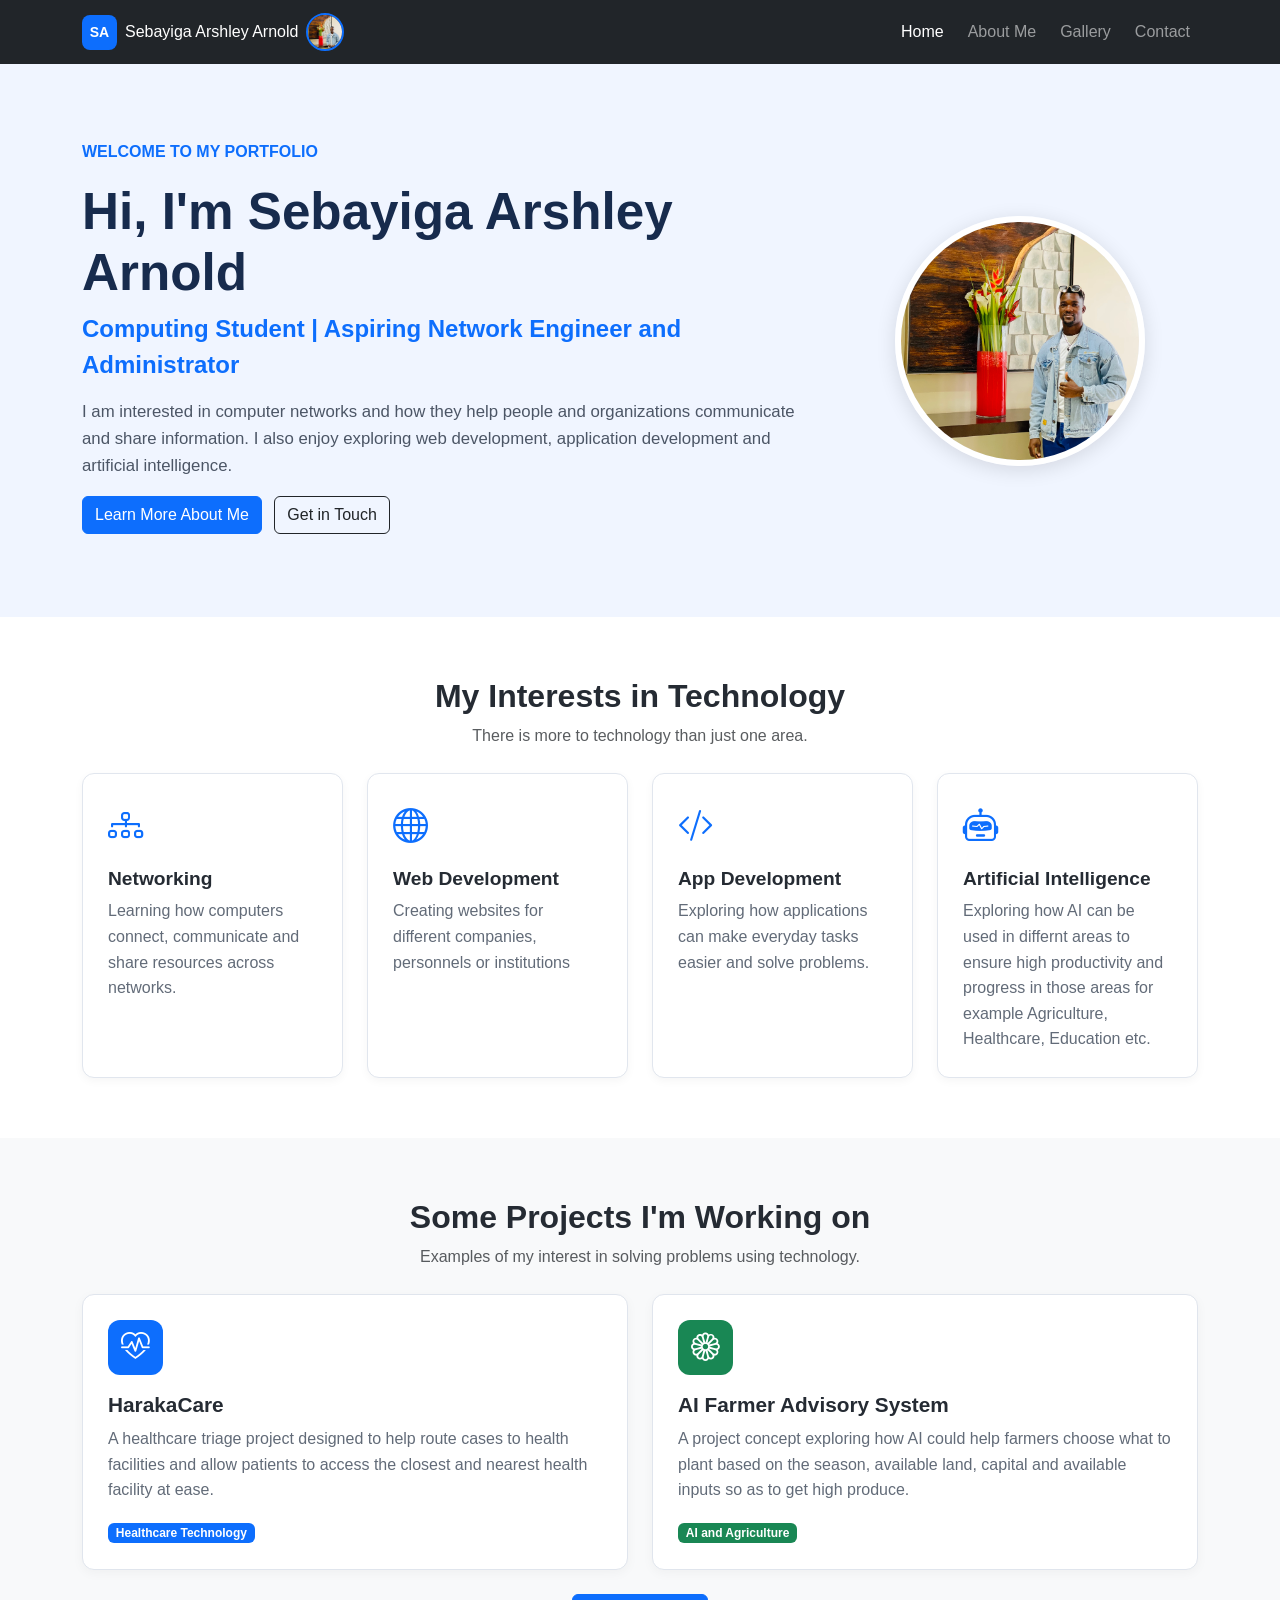
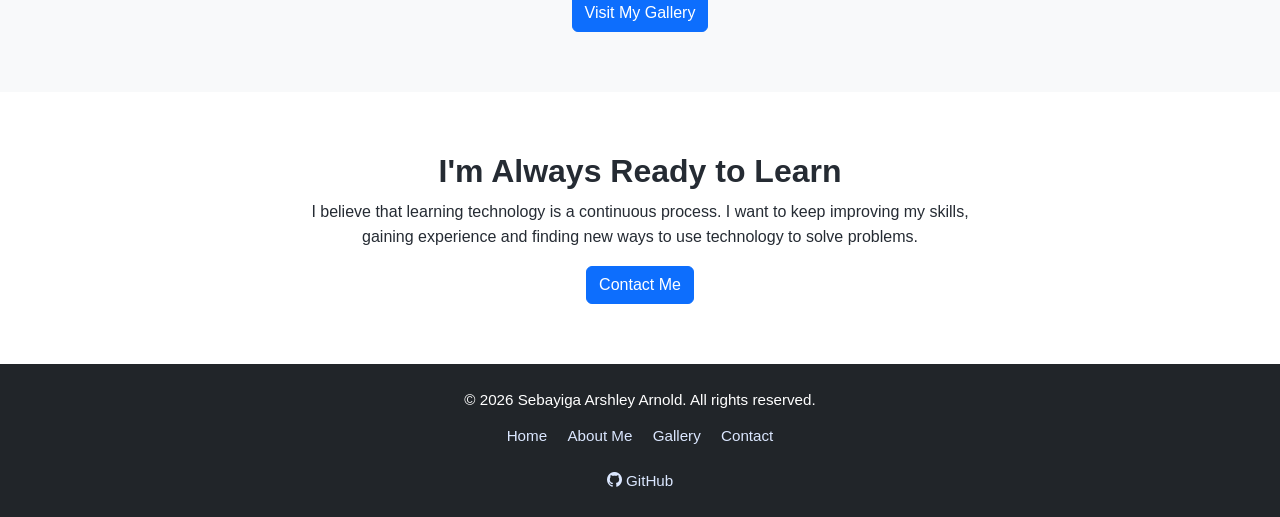
<file: index.html>
<!DOCTYPE html>
<html lang="en">
<head>
    <meta charset="UTF-8">
    <meta name="viewport" content="width=device-width, initial-scale=1.0">

    <title>Sebayiga Arshley Arnold | Home</title>

    <!-- Bootstrap CSS -->
    <link href="https://cdn.jsdelivr.net/npm/bootstrap@5.3.3/dist/css/bootstrap.min.css"
          rel="stylesheet">

    <!-- Bootstrap Icons -->
    <link href="https://cdn.jsdelivr.net/npm/bootstrap-icons@1.11.3/font/bootstrap-icons.min.css"
          rel="stylesheet">

    <!-- My own CSS -->
    <link rel="stylesheet" href="mainstyles.css">
</head>

<body>

    <!-- Navigation bar -->
    <nav class="navbar navbar-expand-lg navbar-dark bg-dark sticky-top">
        <div class="container">

            <a class="navbar-brand d-flex align-items-center gap-2"
               href="index.html">

                <span class="brand-initials">SA</span>

                <span class="brand-name">Sebayiga Arshley Arnold</span>

                <!-- Add your photo here -->
                <img src="ARSHLEY1.JPG"
                     alt="Photo of Arshley"
                     class="nav-photo">
            </a>

            <button class="navbar-toggler" type="button"
                    data-bs-toggle="collapse"
                    data-bs-target="#myNavbar"
                    aria-controls="myNavbar"
                    aria-expanded="false"
                    aria-label="Toggle navigation">
                <span class="navbar-toggler-icon"></span>
            </button>

            <div class="collapse navbar-collapse" id="myNavbar">
                <ul class="navbar-nav ms-auto">
                    <li class="nav-item">
                        <a class="nav-link active" href="index.html">Home</a>
                    </li>
                    <li class="nav-item">
                        <a class="nav-link" href="about.html">About Me</a>
                    </li>
                    <li class="nav-item">
                        <a class="nav-link" href="gallery.html">Gallery</a>
                    </li>
                    <li class="nav-item">
                        <a class="nav-link" href="contact.html">Contact</a>
                    </li>
                </ul>
            </div>

        </div>
    </nav>

    <!-- Welcome section -->
    <header class="home-hero">
        <div class="container">
            <div class="row align-items-center g-4">

                <div class="col-lg-8">
                    <p class="text-primary fw-bold">WELCOME TO MY PORTFOLIO</p>

                    <h1>Hi, I'm Sebayiga Arshley Arnold</h1>

                    <h2 class="career-title">
                        Computing Student | Aspiring Network Engineer and Administrator
                    </h2>

                    <p class="lead mt-3">
                        I am interested in computer networks and how they help
                        people and organizations communicate and share information.
                        I also enjoy exploring web development, application
                        development and artificial intelligence.
                    </p>

                    <a href="about.html" class="btn btn-primary me-2 mb-2">
                        Learn More About Me
                    </a>

                    <a href="contact.html"
                       class="btn btn-outline-dark mb-2">
                        Get in Touch
                    </a>
                </div>

                <div class="col-lg-4 text-center">
                    <!-- Larger photo on the home page is optional -->
                    <div class="home-photo-area">
                        <img src="ARSHLEY2.JPG"
                             alt="Sebayiga Arshley Arnold"
                             class="home-photo">
                    </div>
                </div>

            </div>
        </div>
    </header>

    <!-- My interests -->
    <section class="container section-space">
        <div class="text-center mb-4">
            <h2>My Interests in Technology</h2>
            <p class="text-muted">
                There is more to technology than just one area.
            </p>
        </div>

        <div class="row g-4">

            <div class="col-md-6 col-lg-3">
                <div class="interest-card h-100">
                    <i class="bi bi-diagram-3 interest-icon"></i>
                    <h3>Networking</h3>
                    <p>
                        Learning how computers connect, communicate and
                        share resources across networks.
                    </p>
                </div>
            </div>

            <div class="col-md-6 col-lg-3">
                <div class="interest-card h-100">
                    <i class="bi bi-globe interest-icon"></i>
                    <h3>Web Development</h3>
                    <p>
                        Creating websites for different companies, personnels or institutions
                    </p>
                </div>
            </div>

            <div class="col-md-6 col-lg-3">
                <div class="interest-card h-100">
                    <i class="bi bi-code-slash interest-icon"></i>
                    <h3>App Development</h3>
                    <p>
                        Exploring how applications can make everyday
                        tasks easier and solve problems.
                    </p>
                </div>
            </div>

            <div class="col-md-6 col-lg-3">
                <div class="interest-card h-100">
                    <i class="bi bi-robot interest-icon"></i>
                    <h3>Artificial Intelligence</h3>
                    <p>
                        Exploring how AI can be used in differnt areas to ensure high productivity and progress in those areas for example Agriculture, Healthcare, Education etc.
                    </p>
                </div>
            </div>

        </div>
    </section>

    <!-- Featured projects -->
    <section class="bg-light section-space">
        <div class="container">
            <div class="text-center mb-4">
                <h2>Some Projects I'm Working on</h2>
                <p class="text-muted">
                    Examples of my interest in solving problems using technology.
                </p>
            </div>

            <div class="row g-4">

                <div class="col-md-6">
                    <div class="project-card h-100">
                        <div class="project-icon bg-primary">
                            <i class="bi bi-heart-pulse"></i>
                        </div>
                        <h3>HarakaCare</h3>
                        <p>
                            A healthcare triage project designed to help route
                            cases to health facilities and allow patients to
                            access the closest and nearest health facility at ease.
                        </p>
                        <span class="badge text-bg-primary">Healthcare Technology</span>
                    </div>
                </div>

                <div class="col-md-6">
                    <div class="project-card h-100">
                        <div class="project-icon bg-success">
                            <i class="bi bi-flower1"></i>
                        </div>
                        <h3>AI Farmer Advisory System</h3>
                        <p>
                            A project concept exploring how AI could help farmers
                            choose what to plant based on the season, available land,
                            capital and available inputs so as to get high produce.
                        </p>
                        <span class="badge text-bg-success">AI and Agriculture</span>
                    </div>
                </div>

            </div>

            <div class="text-center mt-4">
                <a href="gallery.html" class="btn btn-primary">
                    Visit My Gallery
                </a>
            </div>
        </div>
    </section>

    <!-- Short closing message -->
    <section class="container section-space text-center">
        <h2>I'm Always Ready to Learn</h2>
        <p class="mx-auto closing-text">
            I believe that learning technology is a continuous process.
            I want to keep improving my skills, gaining experience and
            finding new ways to use technology to solve problems.
        </p>
        <a href="contact.html" class="btn btn-primary">
            Contact Me
        </a>
    </section>

    <!-- Footer -->
    <footer class="bg-dark text-white py-4">
        <div class="container text-center">
            <p class="mb-2">
                &copy; 2026 Sebayiga Arshley Arnold.
                All rights reserved.
            </p>

            <a href="index.html" class="footer-link">Home</a>
            <a href="about.html" class="footer-link">About Me</a>
            <a href="gallery.html" class="footer-link">Gallery</a>
            <a href="contact.html" class="footer-link">Contact</a>

            <div class="mt-3">
                <a href="https://github.com/colearshley"
                   class="social-link"
                   target="_blank"
                   rel="noopener noreferrer"
                   aria-label="GitHub">
                    <i class="bi bi-github"></i> GitHub
                </a>
            </div>
        </div>
    </footer>

    <script src="https://cdn.jsdelivr.net/npm/bootstrap@5.3.3/dist/js/bootstrap.bundle.min.js"></script>

</body>
</html>
</file>
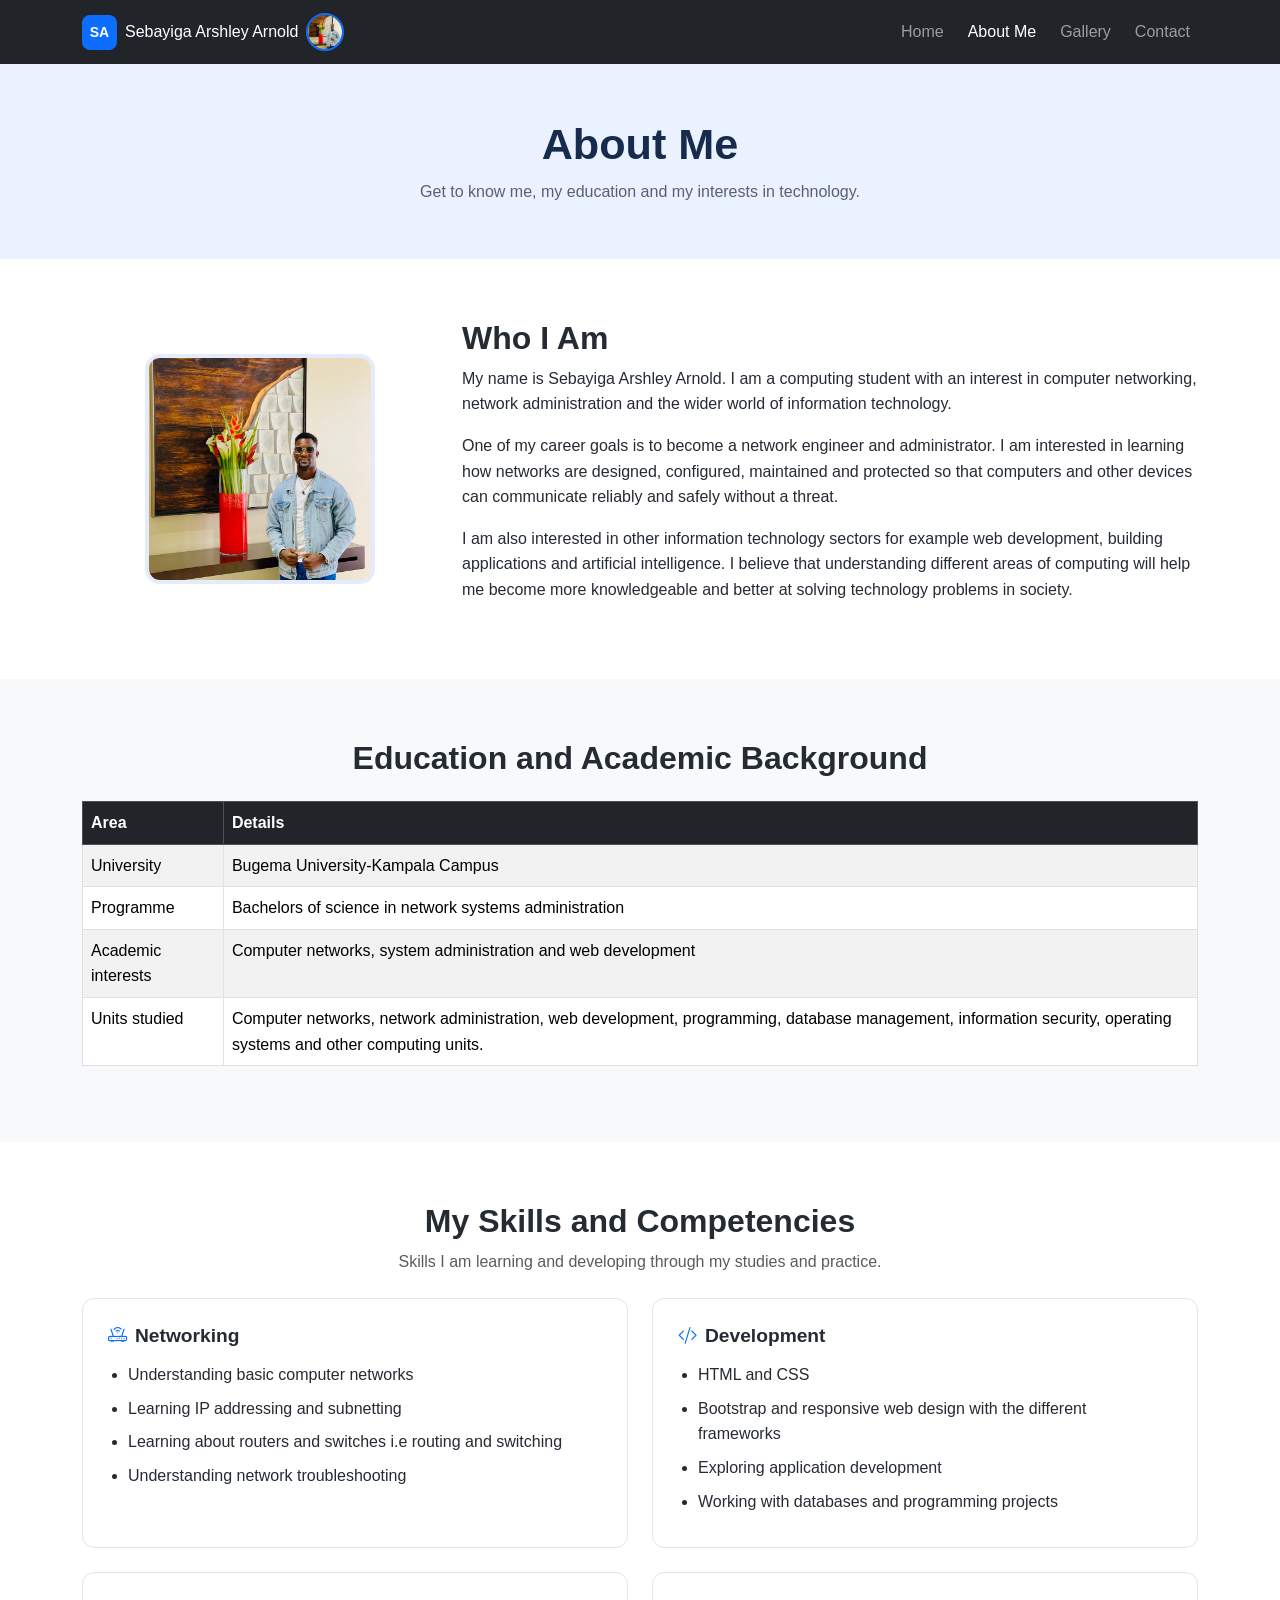
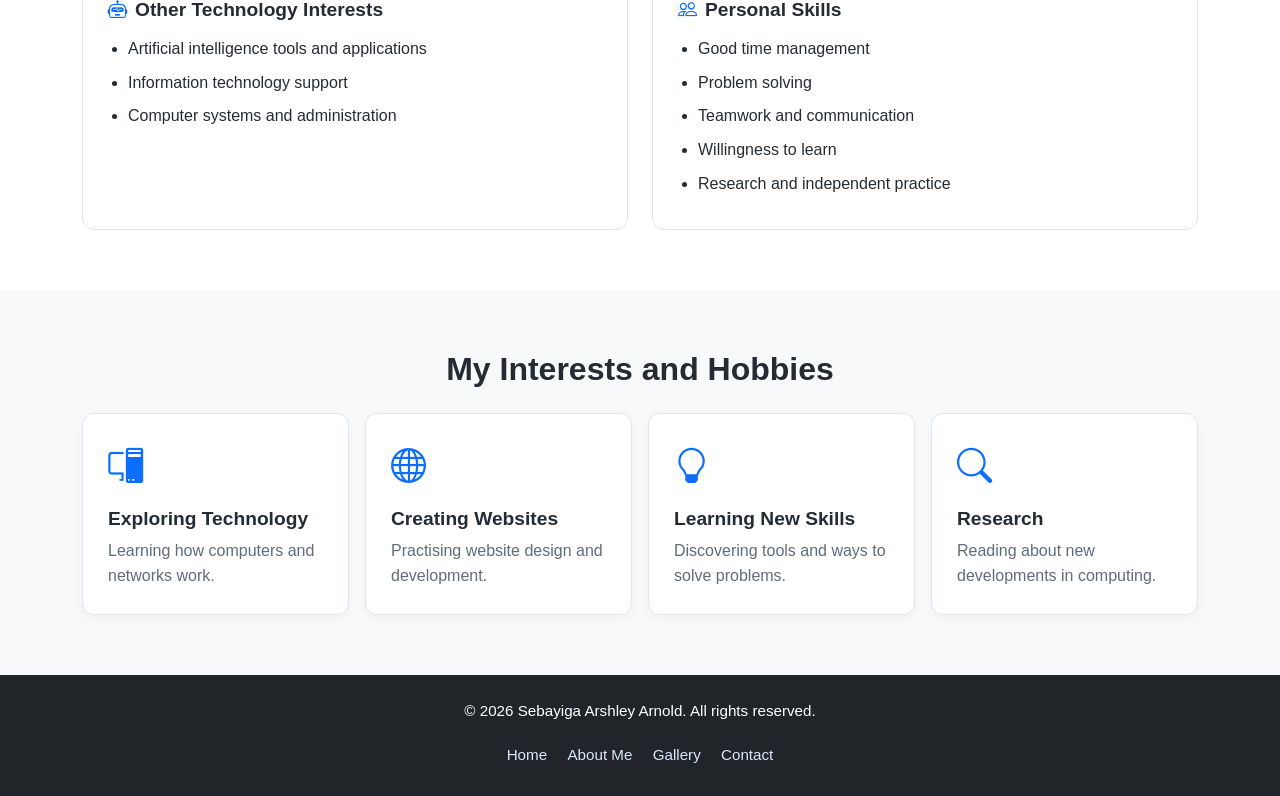
<file: about.html>
<!DOCTYPE html>
<html lang="en">
<head>
    <meta charset="UTF-8">
    <meta name="viewport" content="width=device-width, initial-scale=1.0">

    <title>About Me </title>

    <link href="https://cdn.jsdelivr.net/npm/bootstrap@5.3.3/dist/css/bootstrap.min.css"
          rel="stylesheet">
    <link href="https://cdn.jsdelivr.net/npm/bootstrap-icons@1.11.3/font/bootstrap-icons.min.css"
          rel="stylesheet">
    <link rel="stylesheet" href="mainstyles.css">
</head>

<body>

    <nav class="navbar navbar-expand-lg navbar-dark bg-dark sticky-top">
        <div class="container">
            <a class="navbar-brand d-flex align-items-center gap-2"
               href="index.html">
                <span class="brand-initials">SA</span>
                <span class="brand-name">Sebayiga Arshley Arnold</span>
                <img src="ARSHLEY2.JPG" alt="My photo" class="nav-photo">
            </a>

            <button class="navbar-toggler" type="button"
                    data-bs-toggle="collapse" data-bs-target="#myNavbar"
                    aria-controls="myNavbar" aria-expanded="false"
                    aria-label="Toggle navigation">
                <span class="navbar-toggler-icon"></span>
            </button>

            <div class="collapse navbar-collapse" id="myNavbar">
                <ul class="navbar-nav ms-auto">
                    <li class="nav-item"><a class="nav-link" href="index.html">Home</a></li>
                    <li class="nav-item"><a class="nav-link active" href="about.html">About Me</a></li>
                    <li class="nav-item"><a class="nav-link" href="gallery.html">Gallery</a></li>
                    <li class="nav-item"><a class="nav-link" href="contact.html">Contact</a></li>
                </ul>
            </div>
        </div>
    </nav>

    <header class="page-banner">
        <div class="container text-center">
            <h1>About Me</h1>
            <p>Get to know me, my education and my interests in technology.</p>
        </div>
    </header>

    <!-- Biography -->
    <section class="container section-space">
        <div class="row align-items-center g-4">

            <div class="col-lg-4 text-center">
                <img src="ARSHLEY1.JPG"
                     alt="Sebayiga Arshley Arnold"
                     class="about-photo">
            </div>

            <div class="col-lg-8">
                <h2>Who I Am</h2>

                <p>
                    My name is Sebayiga Arshley Arnold. I am a computing student
                    with an interest in computer networking, network
                    administration and the wider world of information technology.
                </p>

                <p>
                    One of my career goals is to become a network engineer and
                    administrator. I am interested in learning how networks are
                    designed, configured, maintained and protected so that
                    computers and other devices can communicate reliably and safely without a threat.
                </p>

                <p>
                    I am also interested in other information technology sectors for example web development, building applications
                    and artificial intelligence. I believe that understanding
                    different areas of computing will help me become more
                    knowledgeable and better at solving technology problems in society.
                </p>
            </div>

        </div>
    </section>

    <!-- Education -->
    <section class="bg-light section-space">
        <div class="container">
            <h2 class="text-center mb-4">Education and Academic Background</h2>

            <div class="table-responsive">
                <table class="table table-bordered table-striped bg-white">
                    <thead class="table-dark">
                        <tr>
                            <th>Area</th>
                            <th>Details</th>
                        </tr>
                    </thead>
                    <tbody>
                        <tr>
                            <td>University</td>
                            <td>Bugema University-Kampala Campus</td>
                        </tr>
                        <tr>
                            <td>Programme</td>
                            <td>Bachelors of science in network systems administration</td>
                        </tr>
                        <tr>
                            <td>Academic interests</td>
                            <td>Computer networks, system administration and web development</td>
                        </tr>
                        <tr>
                            <td>Units studied</td>
                            <td>
                                Computer networks, network administration, web development,
                                programming, database management, information security,
                                operating systems and other computing units.
                            </td>
                    
                        </tr>
                    </tbody>
                </table>
            </div>
        </div>
    </section>

    <!-- Skills -->
    <section class="container section-space">
        <h2 class="text-center mb-2">My Skills and Competencies</h2>
        <p class="text-muted text-center mb-4">
            Skills I am learning and developing through my studies and practice.
        </p>

        <div class="row g-4">

            <div class="col-md-6">
                <div class="skill-card h-100">
                    <h3><i class="bi bi-router text-primary me-2"></i>Networking</h3>
                    <ul>
                        <li>Understanding basic computer networks</li>
                        <li>Learning IP addressing and subnetting</li>
                        <li>Learning about routers and switches i.e routing and switching</li>
                        <li>Understanding network troubleshooting</li>
                    </ul>
                </div>
            </div>

            <div class="col-md-6">
                <div class="skill-card h-100">
                    <h3><i class="bi bi-code-slash text-primary me-2"></i>Development</h3>
                    <ul>
                        <li>HTML and CSS</li>
                        <li>Bootstrap and responsive web design with the different frameworks</li>
                        <li>Exploring application development</li>
                        <li>Working with databases and programming projects</li>
                    </ul>
                </div>
            </div>

            <div class="col-md-6">
                <div class="skill-card h-100">
                    <h3><i class="bi bi-robot text-primary me-2"></i>Other Technology Interests</h3>
                    <ul>
                        <li>Artificial intelligence tools and applications</li>
                        <li>Information technology support</li>
                        <li>Computer systems and administration</li>
                    </ul>
                </div>
            </div>

            <div class="col-md-6">
                <div class="skill-card h-100">
                    <h3><i class="bi bi-people text-primary me-2"></i>Personal Skills</h3>
                    <ul>
                        <li>Good time management</li>
                        <li>Problem solving</li>
                        <li>Teamwork and communication</li>
                        <li>Willingness to learn</li>
                        <li>Research and independent practice</li>
                    </ul>
                </div>
            </div>

        </div>
    </section>

    <!-- Interests -->
    <section class="bg-light section-space">
        <div class="container">
            <h2 class="text-center mb-4">My Interests and Hobbies</h2>

            <div class="row g-3">
                <div class="col-sm-6 col-lg-3">
                    <div class="interest-card h-100">
                        <i class="bi bi-pc-display interest-icon"></i>
                        <h3>Exploring Technology</h3>
                        <p>Learning how computers and networks work.</p>
                    </div>
                </div>

                <div class="col-sm-6 col-lg-3">
                    <div class="interest-card h-100">
                        <i class="bi bi-globe interest-icon"></i>
                        <h3>Creating Websites</h3>
                        <p>Practising website design and development.</p>
                    </div>
                </div>

                <div class="col-sm-6 col-lg-3">
                    <div class="interest-card h-100">
                        <i class="bi bi-lightbulb interest-icon"></i>
                        <h3>Learning New Skills</h3>
                        <p>Discovering tools and ways to solve problems.</p>
                    </div>
                </div>

                <div class="col-sm-6 col-lg-3">
                    <div class="interest-card h-100">
                        <i class="bi bi-search interest-icon"></i>
                        <h3>Research</h3>
                        <p>Reading about new developments in computing.</p>
                    </div>
                </div>
            </div>
        </div>
    </section>

    <footer class="bg-dark text-white py-4">
        <div class="container text-center">
            <p>&copy; 2026 Sebayiga Arshley Arnold. All rights reserved.</p>
            <a href="index.html" class="footer-link">Home</a>
            <a href="about.html" class="footer-link">About Me</a>
            <a href="gallery.html" class="footer-link">Gallery</a>
            <a href="contact.html" class="footer-link">Contact</a>
        </div>
    </footer>

    <script src="https://cdn.jsdelivr.net/npm/bootstrap@5.3.3/dist/js/bootstrap.bundle.min.js"></script>
</body>
</html>
</file>
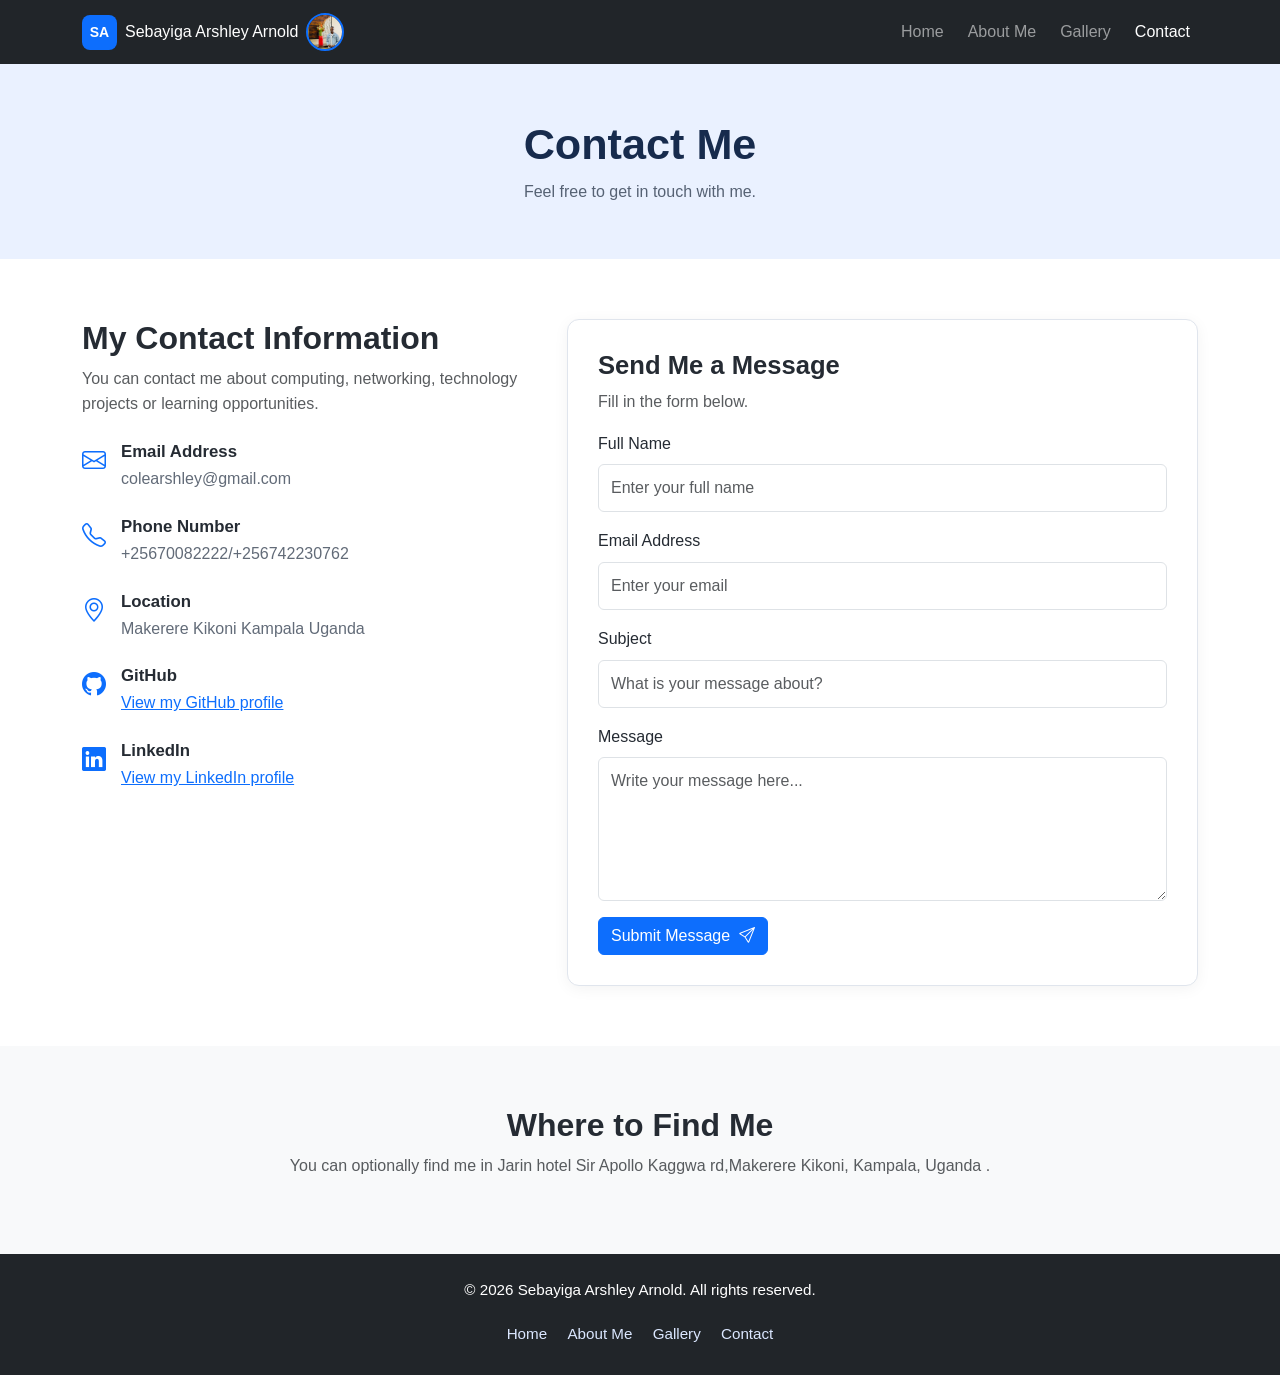
<file: contact.html>
<!DOCTYPE html>
<html lang="en">
<head>
    <meta charset="UTF-8">
    <meta name="viewport" content="width=device-width, initial-scale=1.0">

    <title>Contact</title>

    <link href="https://cdn.jsdelivr.net/npm/bootstrap@5.3.3/dist/css/bootstrap.min.css"
          rel="stylesheet">
    <link href="https://cdn.jsdelivr.net/npm/bootstrap-icons@1.11.3/font/bootstrap-icons.min.css"
          rel="stylesheet">
    <link rel="stylesheet" href="mainstyles.css">
</head>

<body>

    <nav class="navbar navbar-expand-lg navbar-dark bg-dark sticky-top">
        <div class="container">
            <a class="navbar-brand d-flex align-items-center gap-2" href="index.html">
                <span class="brand-initials">SA</span>
                <span class="brand-name">Sebayiga Arshley Arnold</span>
                <img src="ARSHLEY1.JPG" alt="My photo" class="nav-photo">
            </a>

            <button class="navbar-toggler" type="button"
                    data-bs-toggle="collapse" data-bs-target="#myNavbar"
                    aria-controls="myNavbar" aria-expanded="false"
                    aria-label="Toggle navigation">
                <span class="navbar-toggler-icon"></span>
            </button>

            <div class="collapse navbar-collapse" id="myNavbar">
                <ul class="navbar-nav ms-auto">
                    <li class="nav-item"><a class="nav-link" href="index.html">Home</a></li>
                    <li class="nav-item"><a class="nav-link" href="about.html">About Me</a></li>
                    <li class="nav-item"><a class="nav-link" href="gallery.html">Gallery</a></li>
                    <li class="nav-item"><a class="nav-link active" href="contact.html">Contact</a></li>
                </ul>
            </div>
        </div>
    </nav>

    <header class="page-banner">
        <div class="container text-center">
            <h1>Contact Me</h1>
            <p>Feel free to get in touch with me.</p>
        </div>
    </header>

    <section class="container section-space">
        <div class="row g-5">

            <!-- Contact information -->
            <div class="col-lg-5">
                <h2>My Contact Information</h2>
                <p class="text-muted">
                    You can contact me about computing, networking,
                    technology projects or learning opportunities.
                </p>

                <div class="contact-item">
                    <i class="bi bi-envelope"></i>
                    <div>
                        <h3>Email Address</h3>
                        <p>colearshley@gmail.com</p>
                    </div>
                </div>

                <div class="contact-item">
                    <i class="bi bi-telephone"></i>
                    <div>
                        <h3>Phone Number</h3>
                        <p>+25670082222/+256742230762</p>
                    </div>
                </div>

                <div class="contact-item">
                    <i class="bi bi-geo-alt"></i>
                    <div>
                        <h3>Location</h3>
                        <p>Makerere Kikoni Kampala Uganda</p>
                    </div>
                </div>

                <div class="contact-item">
                    <i class="bi bi-github"></i>
                    <div>
                        <h3>GitHub</h3>
                        <a href="https://github.com/colearshley"
                           target="_blank"
                           rel="noopener noreferrer">
                            View my GitHub profile
                        </a>
                    </div>
                </div>

                <div class="contact-item">
                    <i class="bi bi-linkedin"></i>
                    <div>
                        <h3>LinkedIn</h3>
                        <a href="https://www.linkedin.com/in/sebayiga-arshley-arnold-0b2b0b1b0/"
                           target="_blank"
                           rel="noopener noreferrer">
                            View my LinkedIn profile
                        </a>
                    </div>
                </div>
            </div>

            <!-- Contact form -->
            <div class="col-lg-7">
                <div class="contact-form-card">
                    <h2>Send Me a Message</h2>
                    <p class="text-muted">
                        Fill in the form below.
                    </p>

                    <form action="#" method="post"
                          onsubmit="event.preventDefault(); alert('This is a demonstration form. A form service or backend is needed to send your message.');">

                        <div class="mb-3">
                            <label for="fullName" class="form-label">Full Name</label>
                            <input type="text" class="form-control"
                                   id="fullName" name="fullName"
                                   placeholder="Enter your full name" required>
                        </div>

                        <div class="mb-3">
                            <label for="email" class="form-label">Email Address</label>
                            <input type="email" class="form-control"
                                   id="email" name="email"
                                   placeholder="Enter your email" required>
                        </div>

                        <div class="mb-3">
                            <label for="subject" class="form-label">Subject</label>
                            <input type="text" class="form-control"
                                   id="subject" name="subject"
                                   placeholder="What is your message about?" required>
                        </div>

                        <div class="mb-3">
                            <label for="message" class="form-label">Message</label>
                            <textarea class="form-control"
                                      id="message" name="message"
                                      rows="5"
                                      placeholder="Write your message here..."
                                      required></textarea>
                        </div>

                        <button type="submit" class="btn btn-primary">
                            Submit Message <i class="bi bi-send ms-1"></i>
                        </button>
                    </form>

                   
                </div>
            </div>

        </div>
    </section>

    <!-- Optional map -->
    <section class="bg-light section-space">
        <div class="container text-center">
            <h2>Where to Find Me</h2>
            <p class="text-muted">
                You can optionally find me in Jarin hotel Sir Apollo Kaggwa rd,Makerere Kikoni, Kampala, Uganda .
            </p>
        </div>
    </section>

    <footer class="bg-dark text-white py-4">
        <div class="container text-center">
            <p>&copy; 2026 Sebayiga Arshley Arnold. All rights reserved.</p>
            <a href="index.html" class="footer-link">Home</a>
            <a href="about.html" class="footer-link">About Me</a>
            <a href="gallery.html" class="footer-link">Gallery</a>
            <a href="contact.html" class="footer-link">Contact</a>
        </div>
    </footer>

    <script src="https://cdn.jsdelivr.net/npm/bootstrap@5.3.3/dist/js/bootstrap.bundle.min.js"></script>
</body>
</html>
</file>
<file: mainstyles.css>
/* GENERAL PAGE SETTINGS */

body {
    font-family: Arial, Helvetica, sans-serif;
    color: #252b33;
    background-color: white;
    line-height: 1.6;
}

h1, h2, h3 {
    font-weight: 700;
}

.section-space {
    padding-top: 60px;
    padding-bottom: 60px;
}

.text-muted {
    color: #6c757d;
}


/* NAVIGATION BAR */

.navbar-brand {
    font-size: 1rem;
}

.brand-initials {
    display: inline-flex;
    align-items: center;
    justify-content: center;
    width: 35px;
    height: 35px;
    border-radius: 8px;
    background-color: #0d6efd;
    color: white;
    font-size: 14px;
    font-weight: bold;
    flex-shrink: 0;
}

.brand-name {
    white-space: normal;
}

.nav-photo {
    width: 38px;
    height: 38px;
    object-fit: cover;
    object-position: center;
    border-radius: 50%;
    border: 2px solid #0d6efd;
    flex-shrink: 0;
}

.navbar .nav-link {
    margin-left: 8px;
}

.navbar .nav-link:hover {
    color: #8bb8ff;
}


/* HOME PAGE HERO */

.home-hero {
    padding: 75px 0;
    background-color: #f0f5ff;
}

.home-hero h1 {
    color: #172b4d;
    font-size: clamp(2rem, 5vw, 3.2rem);
    line-height: 1.2;
}

.career-title {
    color: #0d6efd;
    font-size: clamp(1.1rem, 2.5vw, 1.5rem);
    line-height: 1.5;
}

.home-hero .lead {
    font-size: 1.05rem;
    color: #4c5666;
}

.home-photo-area {
    padding: 15px;
}

.home-photo {
    width: 250px;
    height: 250px;
    max-width: 100%;
    object-fit: cover;
    object-position: center;
    border-radius: 50%;
    border: 6px solid white;
    box-shadow: 0 4px 20px rgba(0, 0, 0, 0.12);
}


/* INTEREST CARDS */

.interest-card {
    padding: 25px;
    background-color: white;
    border: 1px solid #e1e6ee;
    border-radius: 12px;
    box-shadow: 0 3px 10px rgba(0, 0, 0, 0.04);
    transition: transform 0.2s, box-shadow 0.2s;
}

.interest-card:hover {
    transform: translateY(-4px);
    box-shadow: 0 6px 18px rgba(0, 0, 0, 0.08);
}

.interest-card h3 {
    margin-top: 12px;
    font-size: 1.2rem;
}

.interest-card p {
    margin-bottom: 0;
    color: #626b78;
}

.interest-icon {
    color: #0d6efd;
    font-size: 2.2rem;
}


/* PROJECT CARDS */

.project-card {
    padding: 25px;
    background-color: white;
    border: 1px solid #e0e5ed;
    border-radius: 12px;
    box-shadow: 0 3px 12px rgba(0, 0, 0, 0.04);
}

.project-icon {
    display: inline-flex;
    align-items: center;
    justify-content: center;
    width: 55px;
    height: 55px;
    margin-bottom: 18px;
    border-radius: 12px;
    color: white;
    font-size: 1.8rem;
}

.project-card h3 {
    font-size: 1.3rem;
}

.project-card p {
    color: #626b78;
}

.closing-text {
    max-width: 700px;
}


/* INNER PAGE HEADINGS */

.page-banner {
    padding: 55px 0;
    background-color: #eaf1ff;
}

.page-banner h1 {
    color: #172b4d;
    font-size: clamp(2rem, 4vw, 2.7rem);
}

.page-banner p {
    margin-bottom: 0;
    color: #566274;
}


/* ABOUT PAGE */

.about-photo {
    width: 230px;
    height: 230px;
    max-width: 100%;
    object-fit: cover;
    border-radius: 15px;
    border: 4px solid #e4ecfb;
}

.skill-card {
    padding: 25px;
    border: 1px solid #e0e5ed;
    border-radius: 12px;
    background-color: white;
}

.skill-card h3 {
    margin-bottom: 15px;
    font-size: 1.2rem;
}

.skill-card ul {
    padding-left: 20px;
    margin-bottom: 0;
}

.skill-card li {
    margin-bottom: 8px;
}


/* GALLERY PAGE */

.video-container {
    max-width: 850px;
    margin: 0 auto;
    overflow: hidden;
    background-color: #111;
    border-radius: 12px;
}

.motivation-video {
    display: block;
    width: 100%;
    max-height: 480px;
    background-color: #111;
}

.gallery-card {
    overflow: hidden;
    background-color: white;
    border: 1px solid #e1e6ee;
    border-radius: 12px;
    box-shadow: 0 3px 10px rgba(0, 0, 0, 0.04);
}

.gallery-card img {
    width: 100%;
    height: 220px;
    object-fit: cover;
}

.gallery-caption {
    padding: 20px;
}

.gallery-caption h3 {
    font-size: 1.15rem;
}

.gallery-caption p {
    margin-bottom: 0;
    color: #626b78;
}


/* CONTACT PAGE */

.contact-item {
    display: flex;
    align-items: flex-start;
    gap: 15px;
    margin-top: 25px;
}

.contact-item > i {
    color: #0d6efd;
    font-size: 1.5rem;
}

.contact-item h3 {
    font-size: 1.05rem;
    margin-bottom: 4px;
}

.contact-item p {
    margin-bottom: 0;
    color: #626b78;
    overflow-wrap: anywhere;
}

.contact-item a {
    overflow-wrap: anywhere;
}

.contact-form-card {
    padding: 30px;
    border: 1px solid #e0e5ed;
    border-radius: 12px;
    background-color: white;
    box-shadow: 0 3px 15px rgba(0, 0, 0, 0.05);
}

.contact-form-card h2 {
    font-size: 1.6rem;
}

.form-control {
    padding: 11px 12px;
}

.form-control:focus {
    border-color: #86b7fe;
    box-shadow: 0 0 0 0.2rem rgba(13, 110, 253, 0.15);
}


/* FOOTER */

footer {
    font-size: 0.95rem;
}

.footer-link {
    display: inline-block;
    margin: 4px 8px;
    color: #dbe7ff;
    text-decoration: none;
}

.footer-link:hover {
    color: white;
    text-decoration: underline;
}

.social-link {
    color: #dbe7ff;
    text-decoration: none;
}

.social-link:hover {
    color: white;
}


/* SMALL SCREEN ADJUSTMENTS */

@media (max-width: 767px) {
    .home-hero {
        padding: 45px 0;
        text-align: center;
    }

    .home-hero .btn {
        margin-top: 5px;
    }

    .home-photo {
        width: 190px;
        height: 190px;
    }

    .page-banner {
        padding: 40px 15px;
    }

    .contact-form-card {
        padding: 22px;
    }
}

@media (max-width: 420px) {
    .brand-name {
        max-width: 150px;
        font-size: 0.85rem;
        line-height: 1.2;
    }

    .nav-photo {
        width: 32px;
        height: 32px;
    }

    .brand-initials {
        width: 32px;
        height: 32px;
    }
}
</file>
